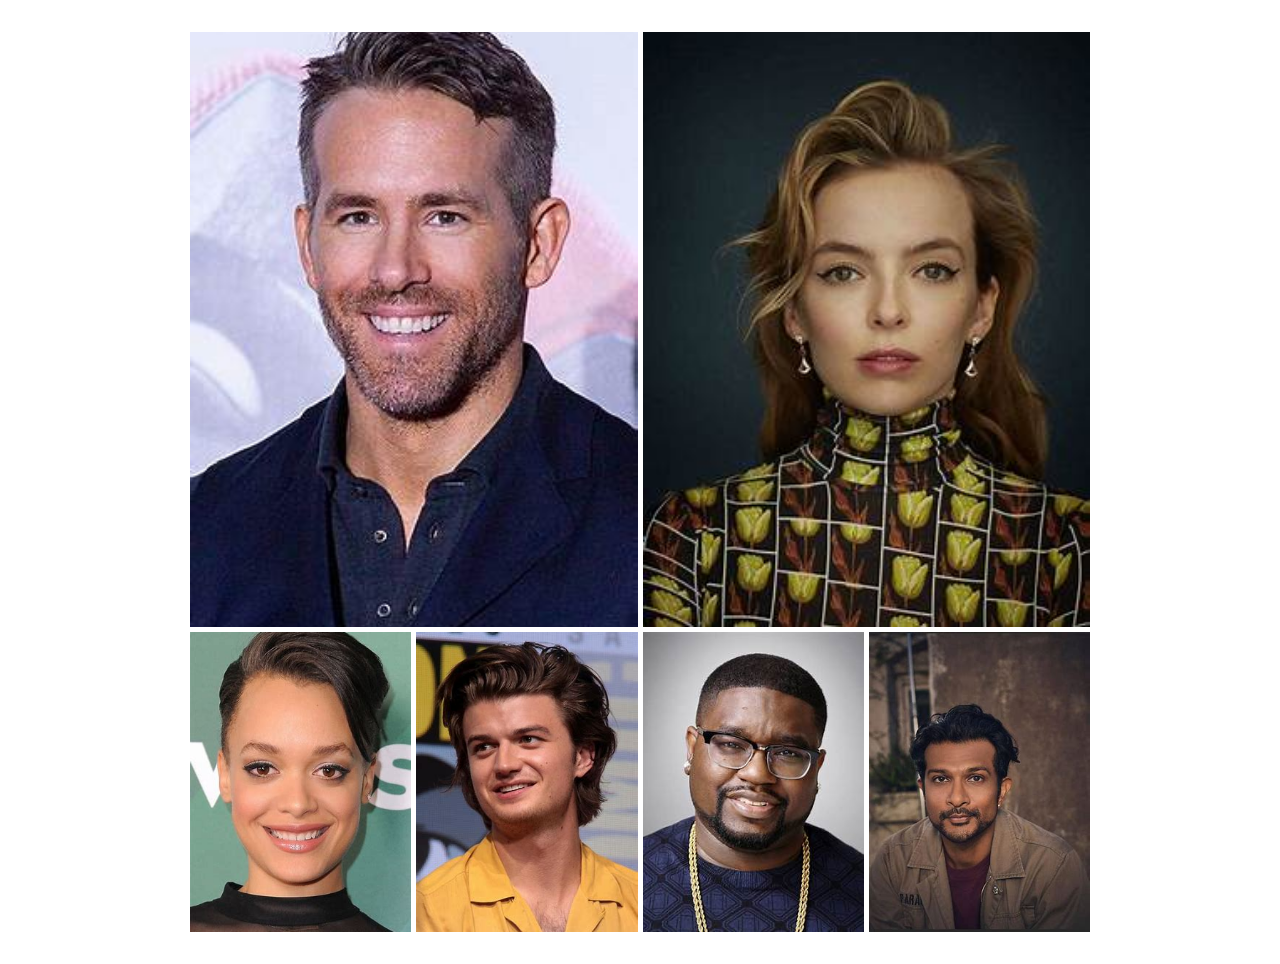
<file: actorsgallery.html>
<!DOCTYPE html>
<html lang="en">
<head>
    <meta charset="UTF-8">
    <meta name="viewport" content="width=device-width, initial-scale=1.0">
    <link rel="stylesheet" href="css/gallery.css">
    <title>Free Guy Actors Gallery</title>
</head>
<body>

    <div class="container">

        <div class="ryan">
            <div class="img">
                <img src="/images/ryan.jpg" alt="">
            </div>
        </div>

        <div class="jodie">
            <div class="img">
                <img src="/images/jodie.jpg" alt="">
            </div>
        </div>

        <div class="britne">
            <div class="img">
                <img src="/images/britne.jpg" alt="">
            </div>
        </div>

        <div class="joe">
            <div class="img">
                <img src="/images/joe.jpg" alt="">
            </div>
        </div>

        <div class="lil">
            <div class="img">
                <img src="/images/lil.jpg" alt="">
            </div>
        </div>

        <div class="utake">
            <div class="img">
                <img src="/images/utake.jpg" alt="">
            </div>
        </div>
    
    
    </div>
    
</body>
</html>
</file>
<file: css/gallery.css>
* {
    margin: 0;
    padding: 0;
    box-sizing: border-box;
    /*border: 1px solid red;*/
}

.container {
    width: 900px;
    height: 900px;
    margin: 2rem auto;
    display: grid;
    grid-template-columns: repeat(4, 1fr);
    grid-template-rows: 595px 300px;
    gap: 5px;
}

.container > div {
    width: 100%;
    height: 100%;
}

.img {
    width: 100%;
    height: 100%;
}

.img img {
    width: 100%;
    height: 100%;
    object-fit: cover;
}

.ryan {
    grid-column: 1/3;
    grid-row: 1/2;
}

.jodie {
    grid-column: 3/5;
    grid-row: 1/2;
} 

@media (max-width: 568px) {
    body {
        background-color: #000;
    }  

    .container {
        width: auto;
        grid-template-columns: repeat(1, auto);
        grid-template-rows: repeat(6, 1fr);
        grid-template-areas: 
        "ryan"
        "jodie"
        "joe"
        "lil"
        "britne"
        "utake"
        ;
    }

    .ryan {
        grid-area: ryan;
  
    }
  
    .jodie {
        grid-area: jodie;
    }
  
    .joe {
        grid-area: joe;
    }
  
    .lilrel {
        grid-area: lilrel;
    }
  
    .utkarsh {
        grid-area: utkarsh;
    }
  
    .taika {
        grid-area: taika;
    }
  }
</file>
